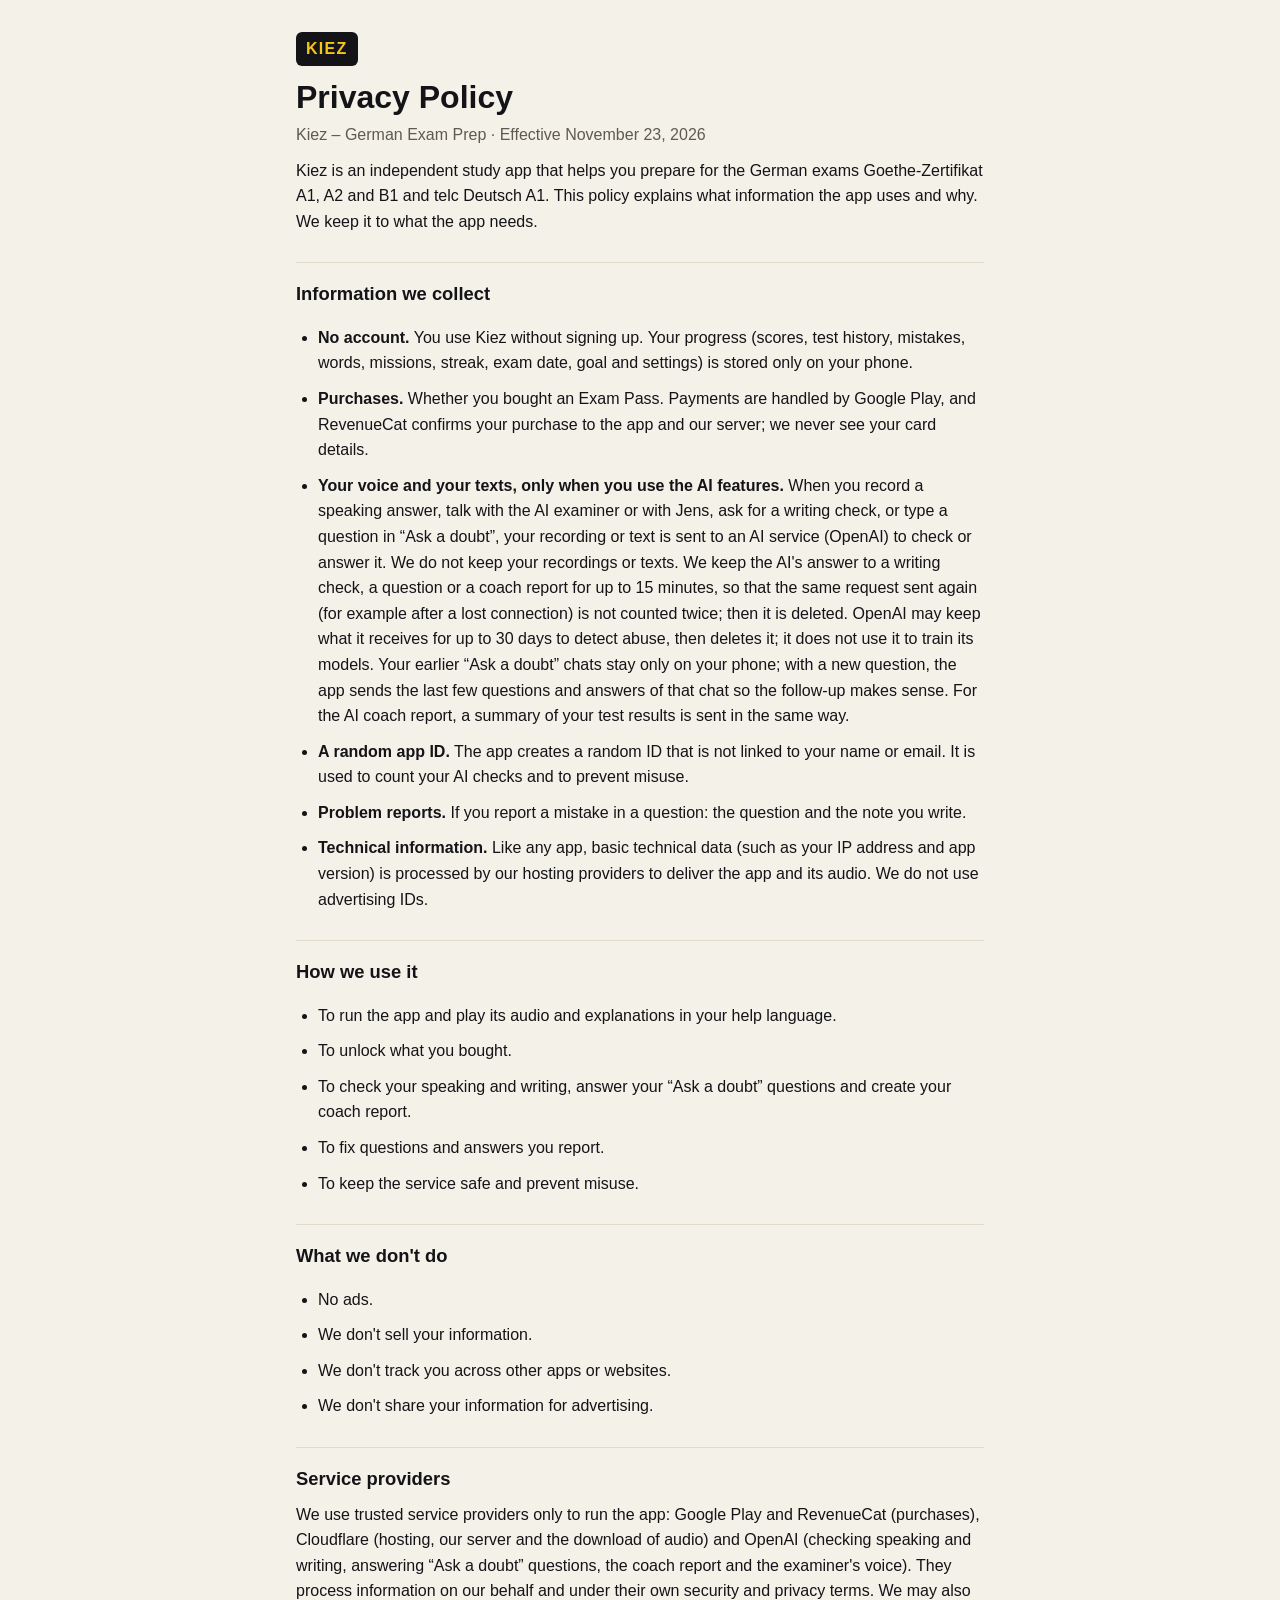
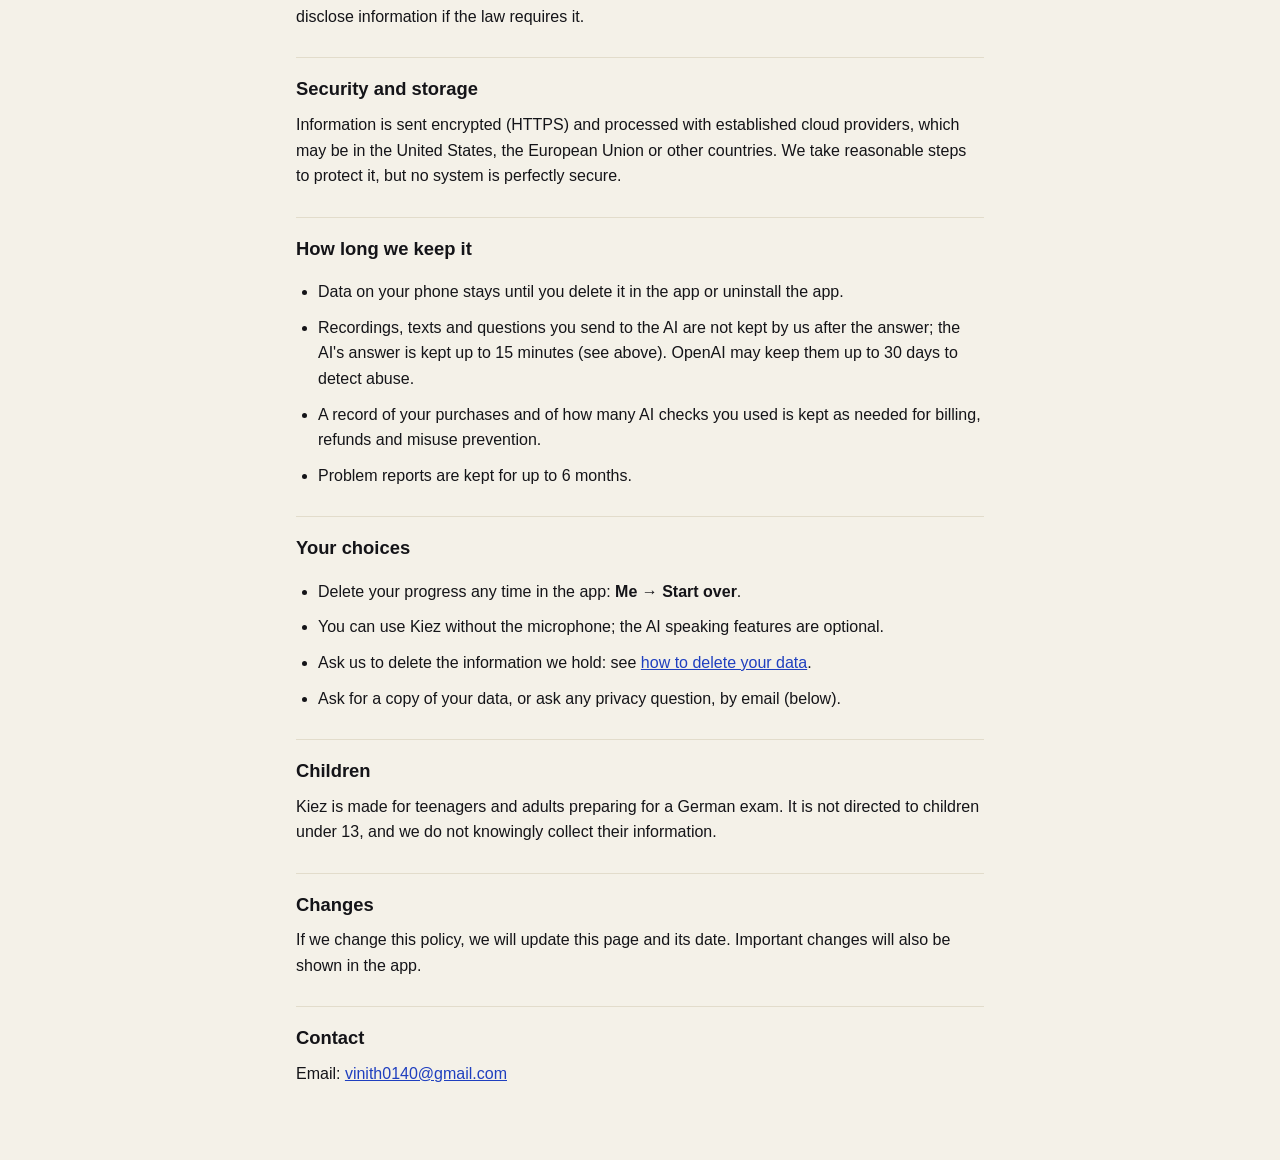
<file: index.html>
<!doctype html>
<html lang="en">
<head>
<meta charset="utf-8">
<meta name="viewport" content="width=device-width, initial-scale=1">
<title>Kiez Privacy Policy</title>
<meta name="description" content="Privacy policy for Kiez – German Exam Prep.">
<link rel="stylesheet" href="style.css">
</head>
<body>
<main>
<p class="brand">KIEZ</p>
<h1>Privacy Policy</h1>
<p class="muted">Kiez – German Exam Prep · Effective November 23, 2026</p>

<p>Kiez is an independent study app that helps you prepare for the German exams Goethe-Zertifikat A1, A2 and B1 and telc Deutsch A1. This policy explains what information the app uses and why. We keep it to what the app needs.</p>

<h2>Information we collect</h2>
<ul>
<li><b>No account.</b> You use Kiez without signing up. Your progress (scores, test history, mistakes, words, missions, streak, exam date, goal and settings) is stored only on your phone.</li>
<li><b>Purchases.</b> Whether you bought an Exam Pass. Payments are handled by Google Play, and RevenueCat confirms your purchase to the app and our server; we never see your card details.</li>
<li><b>Your voice and your texts, only when you use the AI features.</b> When you record a speaking answer, talk with the AI examiner or with Jens, ask for a writing check, or type a question in “Ask a doubt”, your recording or text is sent to an AI service (OpenAI) to check or answer it. We do not keep your recordings or texts. We keep the AI's answer to a writing check, a question or a coach report for up to 15 minutes, so that the same request sent again (for example after a lost connection) is not counted twice; then it is deleted. OpenAI may keep what it receives for up to 30 days to detect abuse, then deletes it; it does not use it to train its models. Your earlier “Ask a doubt” chats stay only on your phone; with a new question, the app sends the last few questions and answers of that chat so the follow-up makes sense. For the AI coach report, a summary of your test results is sent in the same way.</li>
<li><b>A random app ID.</b> The app creates a random ID that is not linked to your name or email. It is used to count your AI checks and to prevent misuse.</li>
<li><b>Problem reports.</b> If you report a mistake in a question: the question and the note you write.</li>
<li><b>Technical information.</b> Like any app, basic technical data (such as your IP address and app version) is processed by our hosting providers to deliver the app and its audio. We do not use advertising IDs.</li>
</ul>

<h2>How we use it</h2>
<ul>
<li>To run the app and play its audio and explanations in your help language.</li>
<li>To unlock what you bought.</li>
<li>To check your speaking and writing, answer your “Ask a doubt” questions and create your coach report.</li>
<li>To fix questions and answers you report.</li>
<li>To keep the service safe and prevent misuse.</li>
</ul>

<h2>What we don't do</h2>
<ul>
<li>No ads.</li>
<li>We don't sell your information.</li>
<li>We don't track you across other apps or websites.</li>
<li>We don't share your information for advertising.</li>
</ul>

<h2>Service providers</h2>
<p>We use trusted service providers only to run the app: Google Play and RevenueCat (purchases), Cloudflare (hosting, our server and the download of audio) and OpenAI (checking speaking and writing, answering “Ask a doubt” questions, the coach report and the examiner's voice). They process information on our behalf and under their own security and privacy terms. We may also disclose information if the law requires it.</p>

<h2>Security and storage</h2>
<p>Information is sent encrypted (HTTPS) and processed with established cloud providers, which may be in the United States, the European Union or other countries. We take reasonable steps to protect it, but no system is perfectly secure.</p>

<h2>How long we keep it</h2>
<ul>
<li>Data on your phone stays until you delete it in the app or uninstall the app.</li>
<li>Recordings, texts and questions you send to the AI are not kept by us after the answer; the AI's answer is kept up to 15 minutes (see above). OpenAI may keep them up to 30 days to detect abuse.</li>
<li>A record of your purchases and of how many AI checks you used is kept as needed for billing, refunds and misuse prevention.</li>
<li>Problem reports are kept for up to 6 months.</li>
</ul>

<h2>Your choices</h2>
<ul>
<li>Delete your progress any time in the app: <b>Me → Start over</b>.</li>
<li>You can use Kiez without the microphone; the AI speaking features are optional.</li>
<li>Ask us to delete the information we hold: see <a href="delete-data.html">how to delete your data</a>.</li>
<li>Ask for a copy of your data, or ask any privacy question, by email (below).</li>
</ul>

<h2>Children</h2>
<p>Kiez is made for teenagers and adults preparing for a German exam. It is not directed to children under 13, and we do not knowingly collect their information.</p>

<h2>Changes</h2>
<p>If we change this policy, we will update this page and its date. Important changes will also be shown in the app.</p>

<h2>Contact</h2>
<p>Email: <a href="mailto:vinith0140@gmail.com">vinith0140@gmail.com</a></p>
</main>
</body>
</html>
</file>
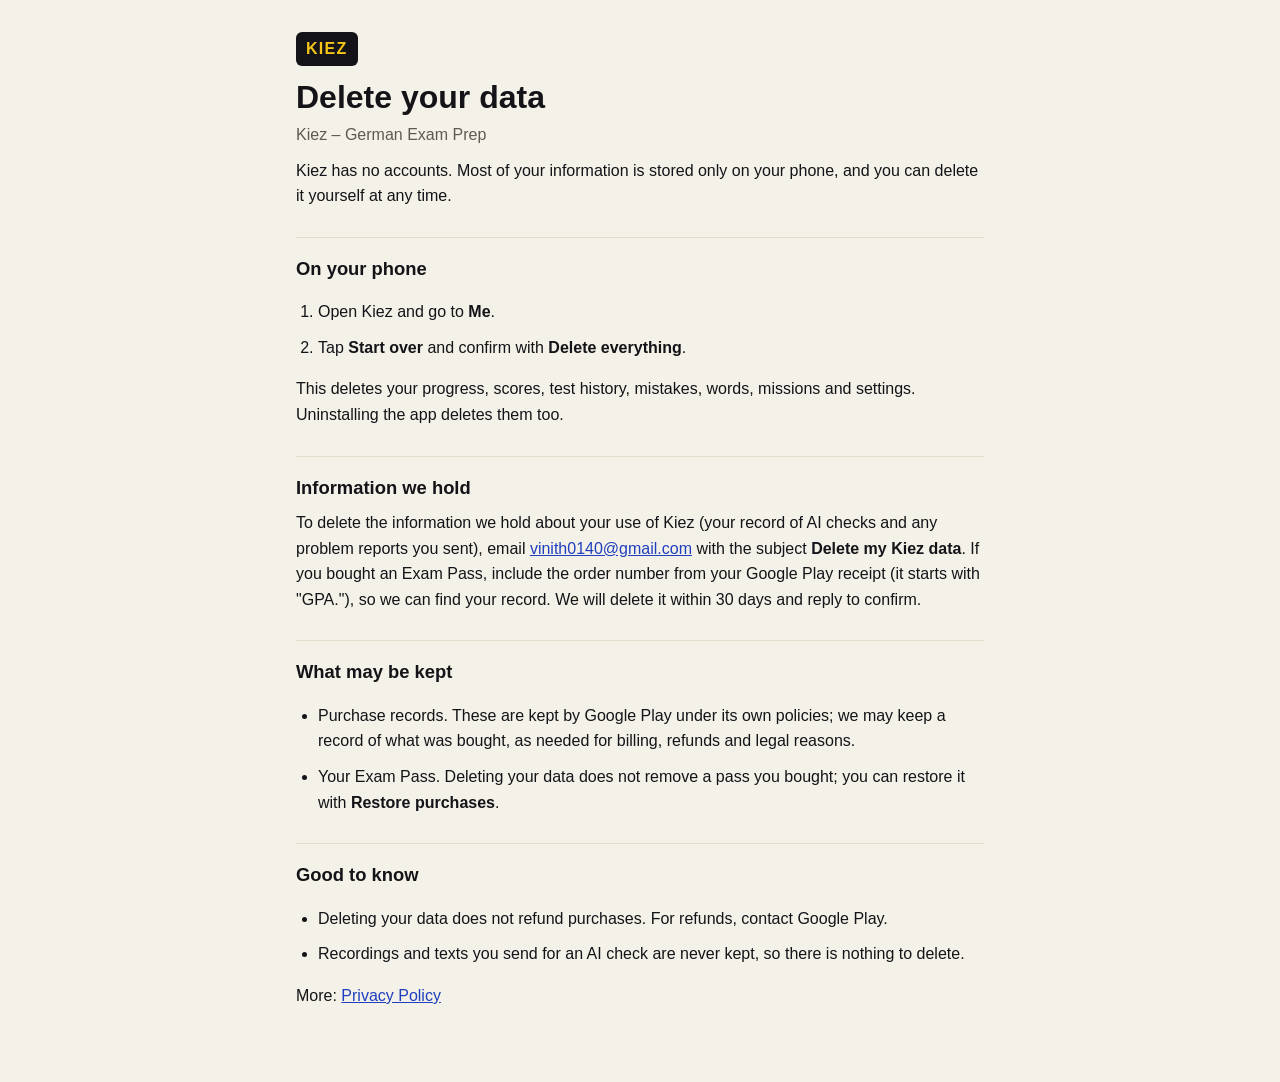
<file: delete-data.html>
<!doctype html>
<html lang="en">
<head>
<meta charset="utf-8">
<meta name="viewport" content="width=device-width, initial-scale=1">
<title>Delete Your Kiez Data</title>
<meta name="description" content="How to delete your data in Kiez – German Exam Prep.">
<link rel="stylesheet" href="style.css">
</head>
<body>
<main>
<p class="brand">KIEZ</p>
<h1>Delete your data</h1>
<p class="muted">Kiez – German Exam Prep</p>

<p>Kiez has no accounts. Most of your information is stored only on your phone, and you can delete it yourself at any time.</p>

<h2>On your phone</h2>
<ol>
<li>Open Kiez and go to <b>Me</b>.</li>
<li>Tap <b>Start over</b> and confirm with <b>Delete everything</b>.</li>
</ol>
<p>This deletes your progress, scores, test history, mistakes, words, missions and settings. Uninstalling the app deletes them too.</p>

<h2>Information we hold</h2>
<p>To delete the information we hold about your use of Kiez (your record of AI checks and any problem reports you sent), email <a href="mailto:vinith0140@gmail.com">vinith0140@gmail.com</a> with the subject <b>Delete my Kiez data</b>. If you bought an Exam Pass, include the order number from your Google Play receipt (it starts with "GPA."), so we can find your record. We will delete it within 30 days and reply to confirm.</p>

<h2>What may be kept</h2>
<ul>
<li>Purchase records. These are kept by Google Play under its own policies; we may keep a record of what was bought, as needed for billing, refunds and legal reasons.</li>
<li>Your Exam Pass. Deleting your data does not remove a pass you bought; you can restore it with <b>Restore purchases</b>.</li>
</ul>

<h2>Good to know</h2>
<ul>
<li>Deleting your data does not refund purchases. For refunds, contact Google Play.</li>
<li>Recordings and texts you send for an AI check are never kept, so there is nothing to delete.</li>
</ul>

<p>More: <a href="index.html">Privacy Policy</a></p>
</main>
</body>
</html>
</file>
<file: style.css>
:root { --bg: #F4F1E8; --card: #FFFFFF; --ink: #141418; --muted: #5E5A50; --accent: #1F3FBF; --line: #E2DCCB; --yellow: #F5C518; }
@media (prefers-color-scheme: dark) {
  :root { --bg: #121216; --card: #1C1C22; --ink: #F1EEE6; --muted: #A8A397; --accent: #9DB2FF; --line: #2C2C34; }
}
* { box-sizing: border-box; }
body { margin: 0; background: var(--bg); color: var(--ink); font: 16px/1.6 -apple-system, "Segoe UI", Roboto, Helvetica, Arial, sans-serif; }
main { max-width: 720px; margin: 0 auto; padding: 32px 16px 64px; }
.brand { display: inline-block; background: var(--ink); color: var(--yellow); font-weight: 800; letter-spacing: .08em; padding: 4px 10px; border-radius: 6px; margin: 0 0 12px; }
h1 { font-size: 2rem; line-height: 1.2; margin: 0 0 6px; }
h2 { font-size: 1.15rem; margin: 28px 0 8px; padding-top: 16px; border-top: 1px solid var(--line); }
p, li { margin: 0 0 10px; }
ul, ol { padding-left: 22px; }
a { color: var(--accent); }
.muted { color: var(--muted); }
</file>
